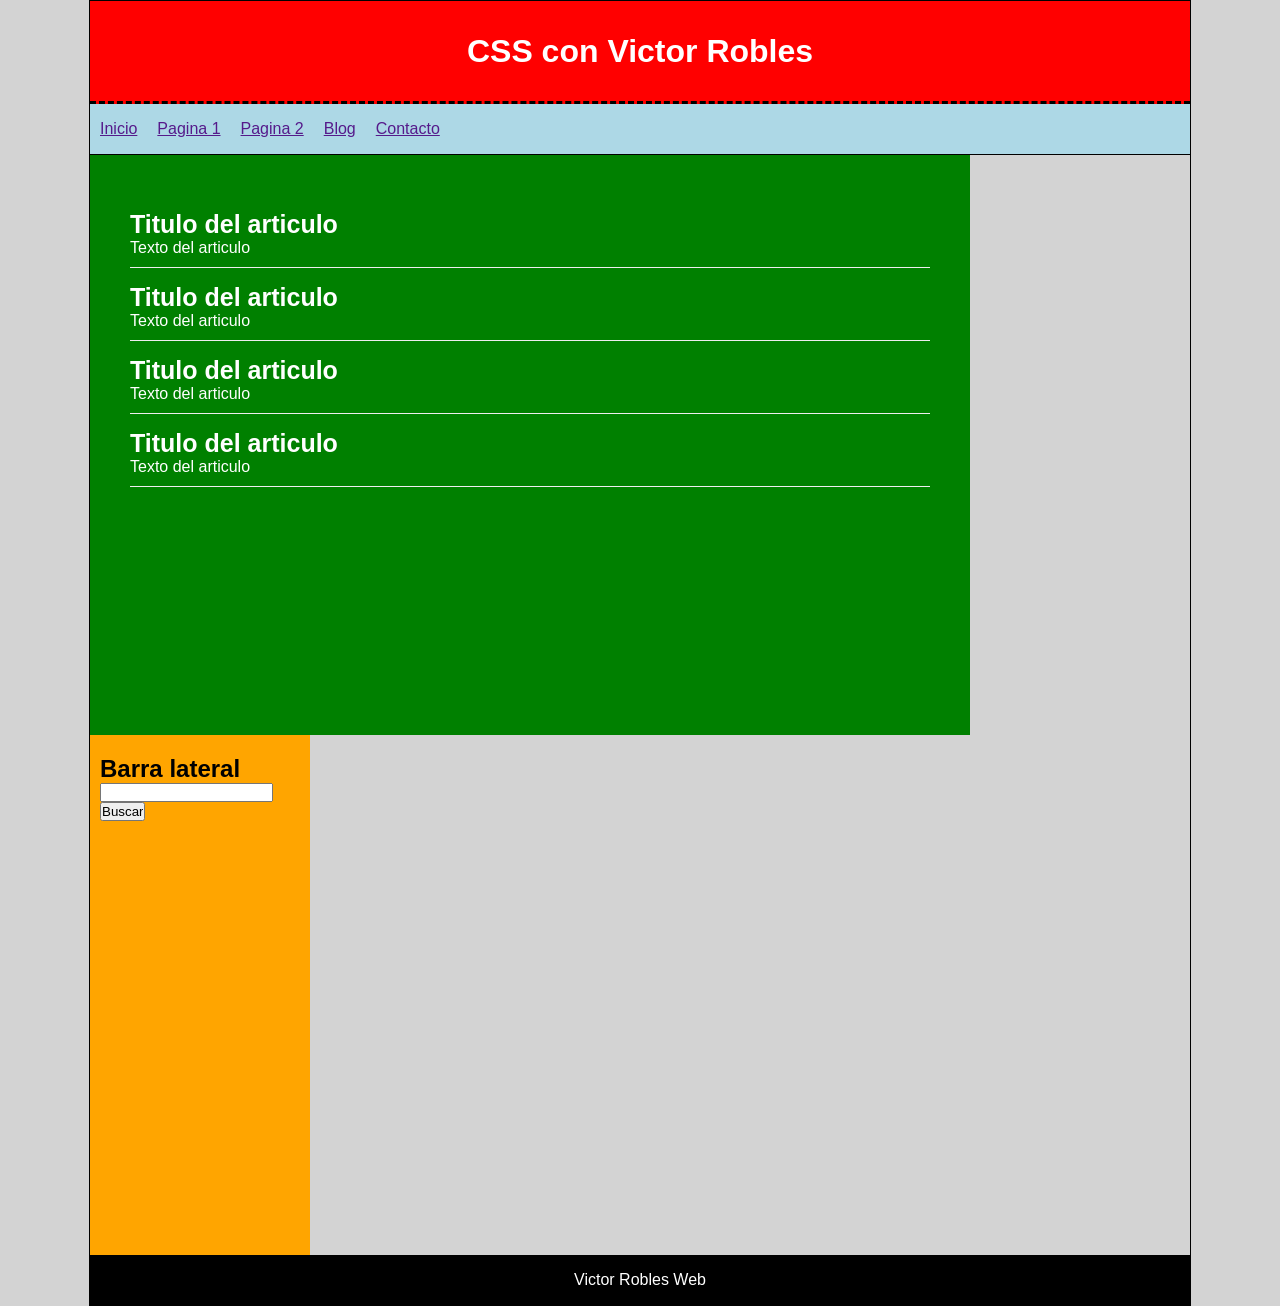
<file: CLASE _1_2/INDEX.HTML>
<!DOCTYPE html>
<html lang="en">

<head>
    <meta charset="UTF-8">
    <meta name="viewport" content="width=device-width, initial-scale=1.0">
    <title>Document</title>

    <link rel="stylesheet" href="estilos.css">
</head>

<body>

    <div id="container">
        <header>
            <h1>CSS con Victor Robles</h1>

        </header>

        <nav>
            <ul>
                <li><a href="">Inicio</a></li>
                <li><a href="">Pagina 1</a></li>
                <li><a href="">Pagina 2</a></li>
                <li><a href="">Blog</a></li>
                <li><a href="">Contacto</a></li>
            </ul>
        </nav>

        <section id="content">

            <article class="article">
                <h2>Titulo del articulo</h2>
                <p>Texto del articulo</p>
            </article>

            <article class="article">
                <h2>Titulo del articulo</h2>
                <p>Texto del articulo</p>
            </article>

            <article class="article">
                <h2>Titulo del articulo</h2>
                <p>Texto del articulo</p>
            </article>

            <article class="article">
                <h2>Titulo del articulo</h2>
                <p>Texto del articulo</p>
            </article>
        </section>

        <aside>
            <h2>Barra lateral</h2>
            <form>
                <input type="text">
                <input type="submit" value="Buscar">
            </form>
        </aside>

        <div class="clearfix"></div>

        <footer>
            <p>Victor Robles Web</p>
        </footer>

    </div>
</body>

</html>
</file>
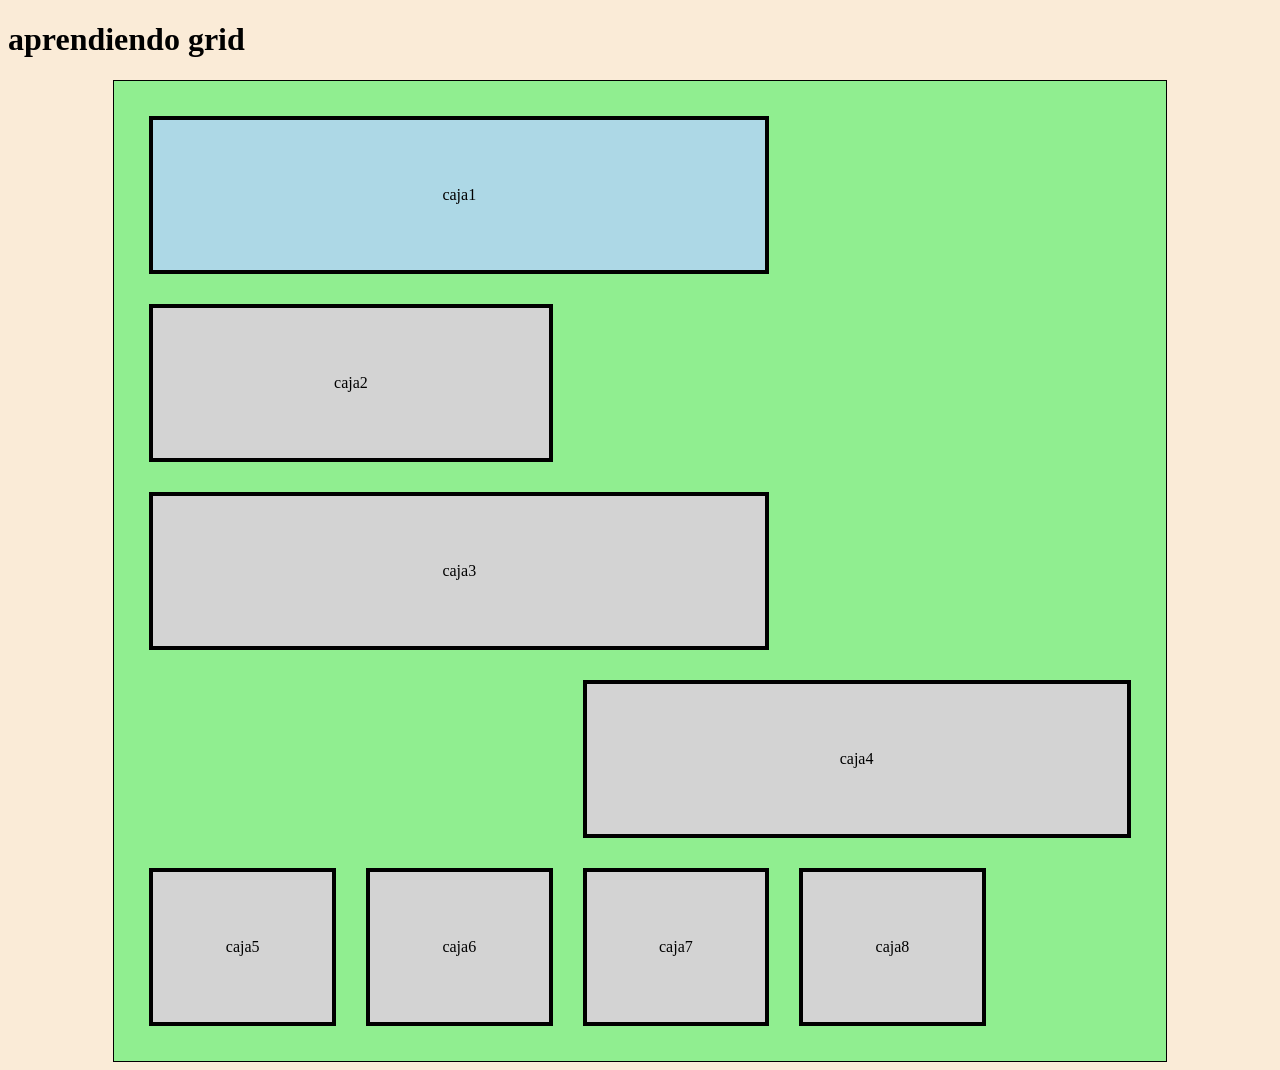
<file: GRID/index.html>
<!DOCTYPE html>
<html lang="en">

<head>
    <meta charset="UTF-8">
    <meta name="viewport" content="width=device-width, initial-scale=1.0">
    <title>Document</title>
    <link rel="stylesheet" href="estilos.css">
</head>

<body>
    <h1>aprendiendo grid</h1>
    <div class="grid-layout">
        <div class="caja caja1">
            caja1
        </div>
        <div class="caja caja2">
            caja2
        </div>
        <div class="caja caja3">
            caja3
        </div>
        <div class="caja caja4">
            caja4
        </div>
        <div class="caja caja5">
            caja5
        </div>
        <div class="caja caja6">
            caja6
        </div>
        <div class="caja caja7">
            caja7
        </div>
        <div class="caja caja8">
            caja8
        </div>

    </div>

</body>

</html>
</file>
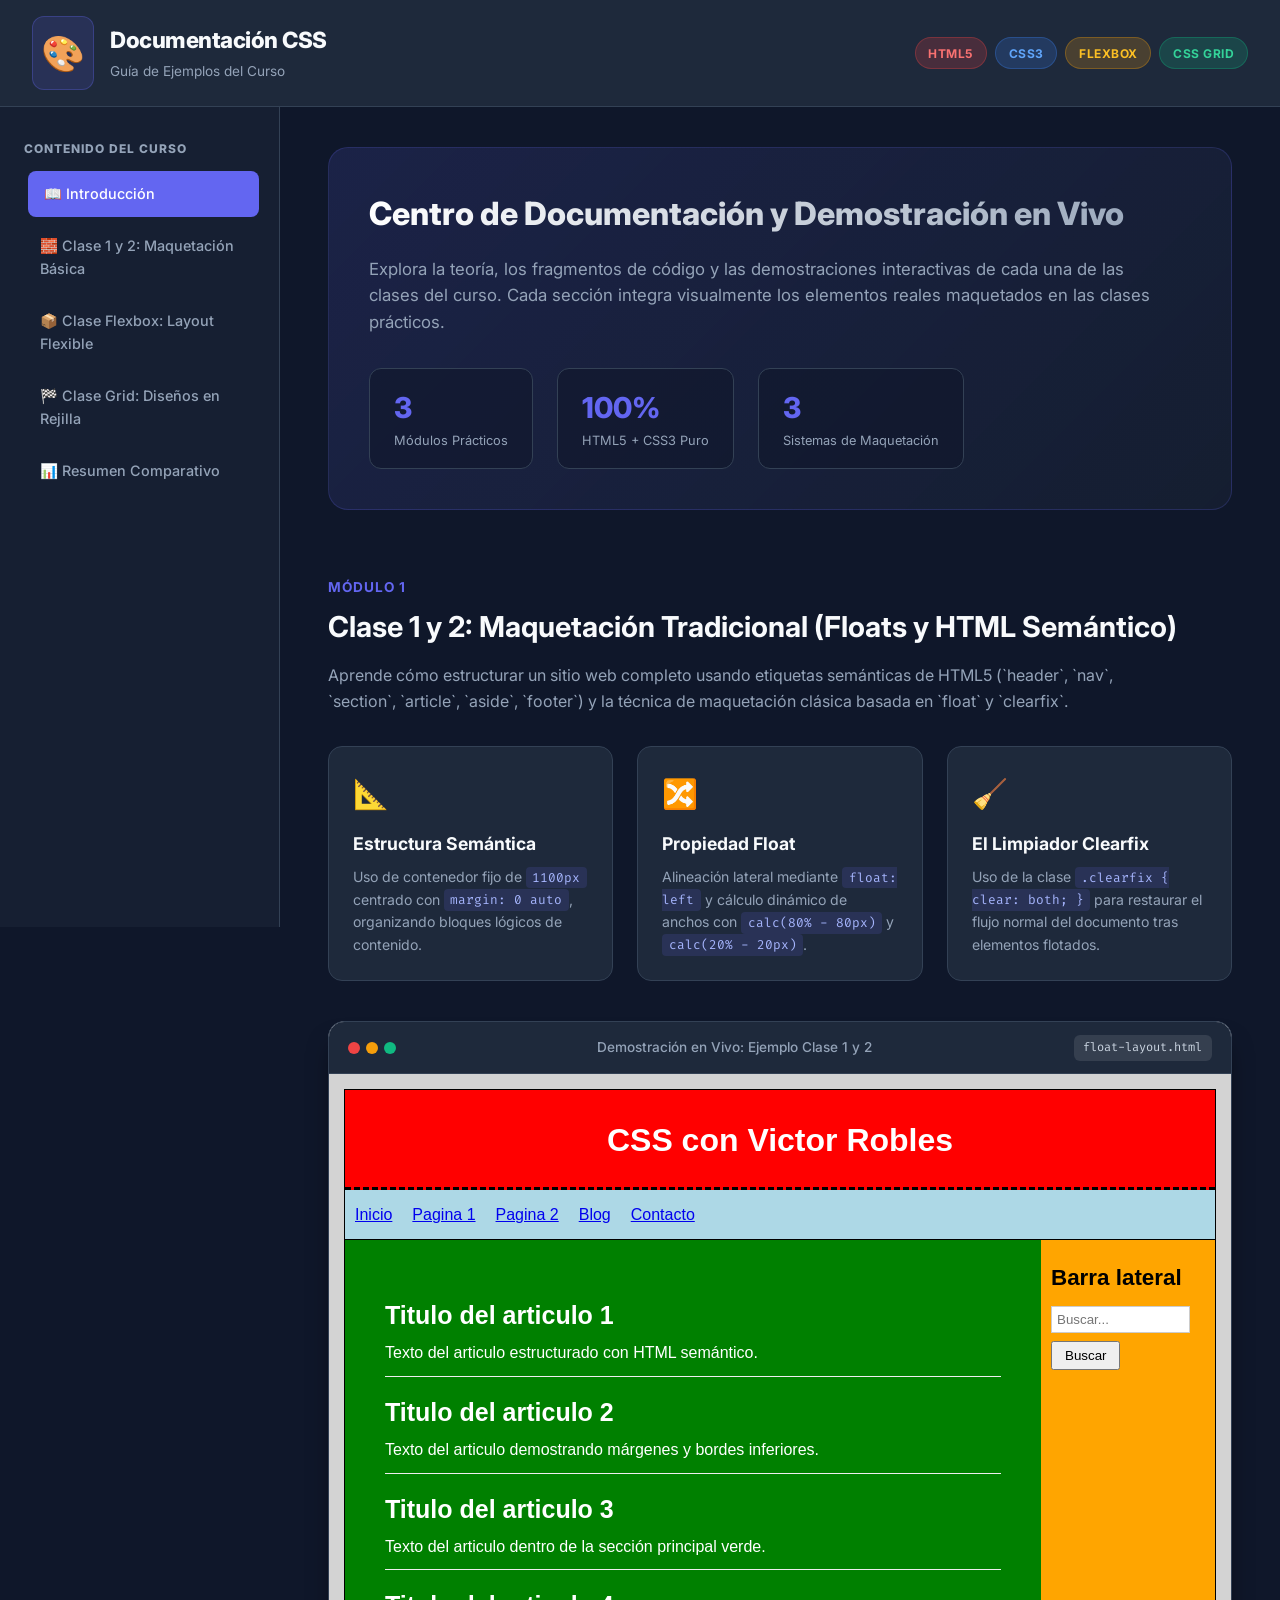
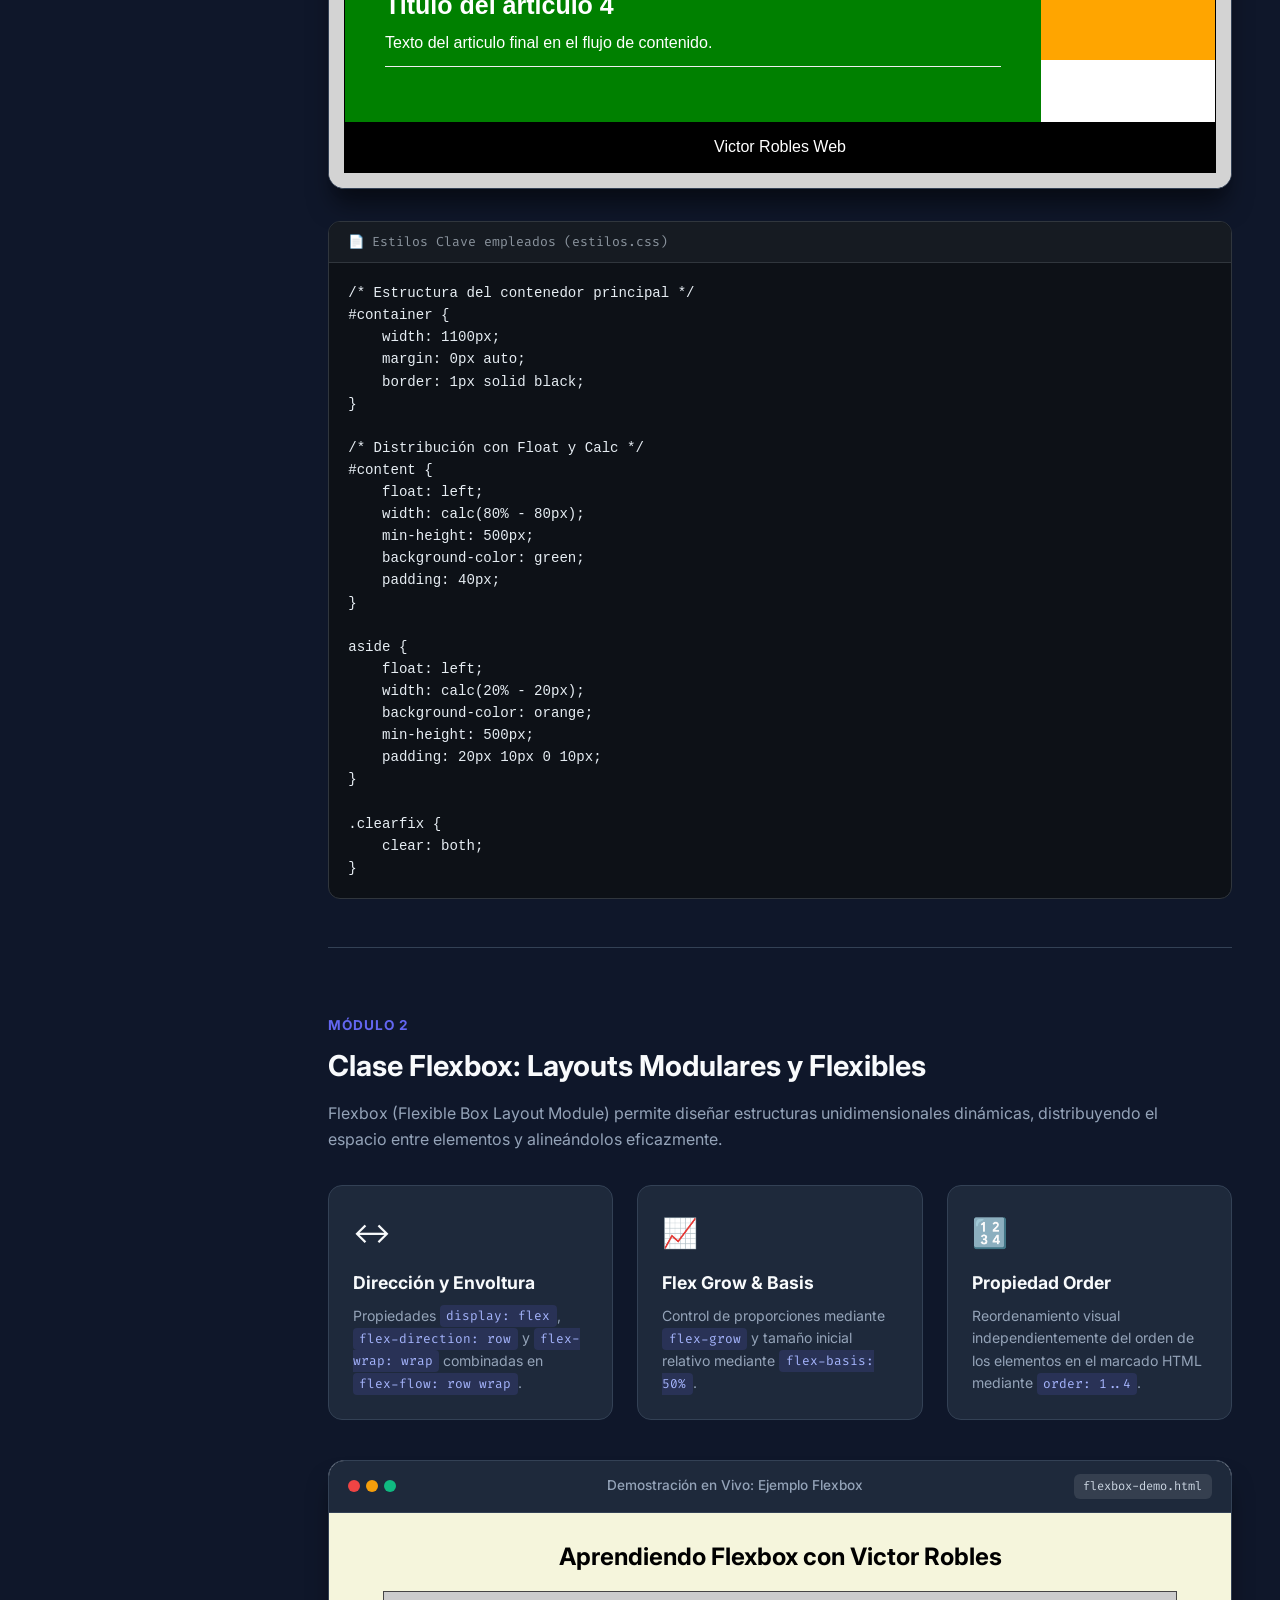
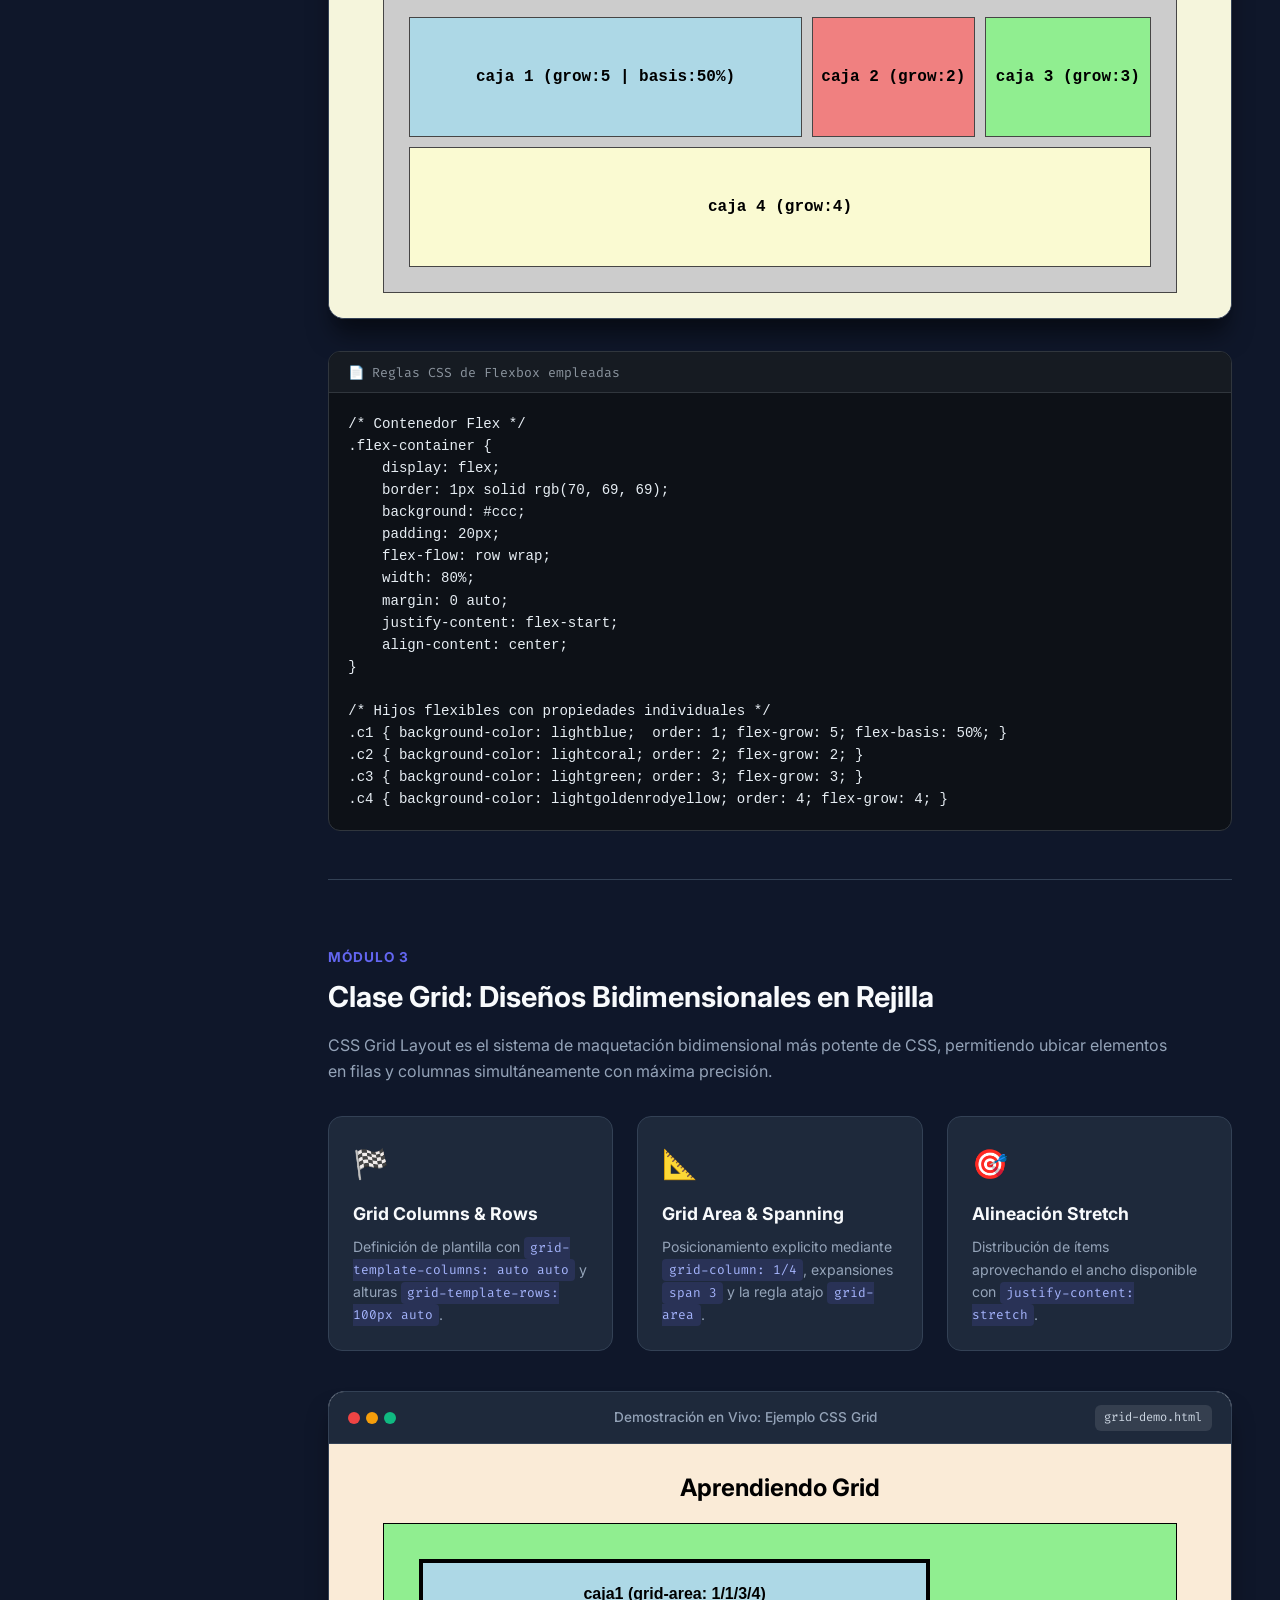
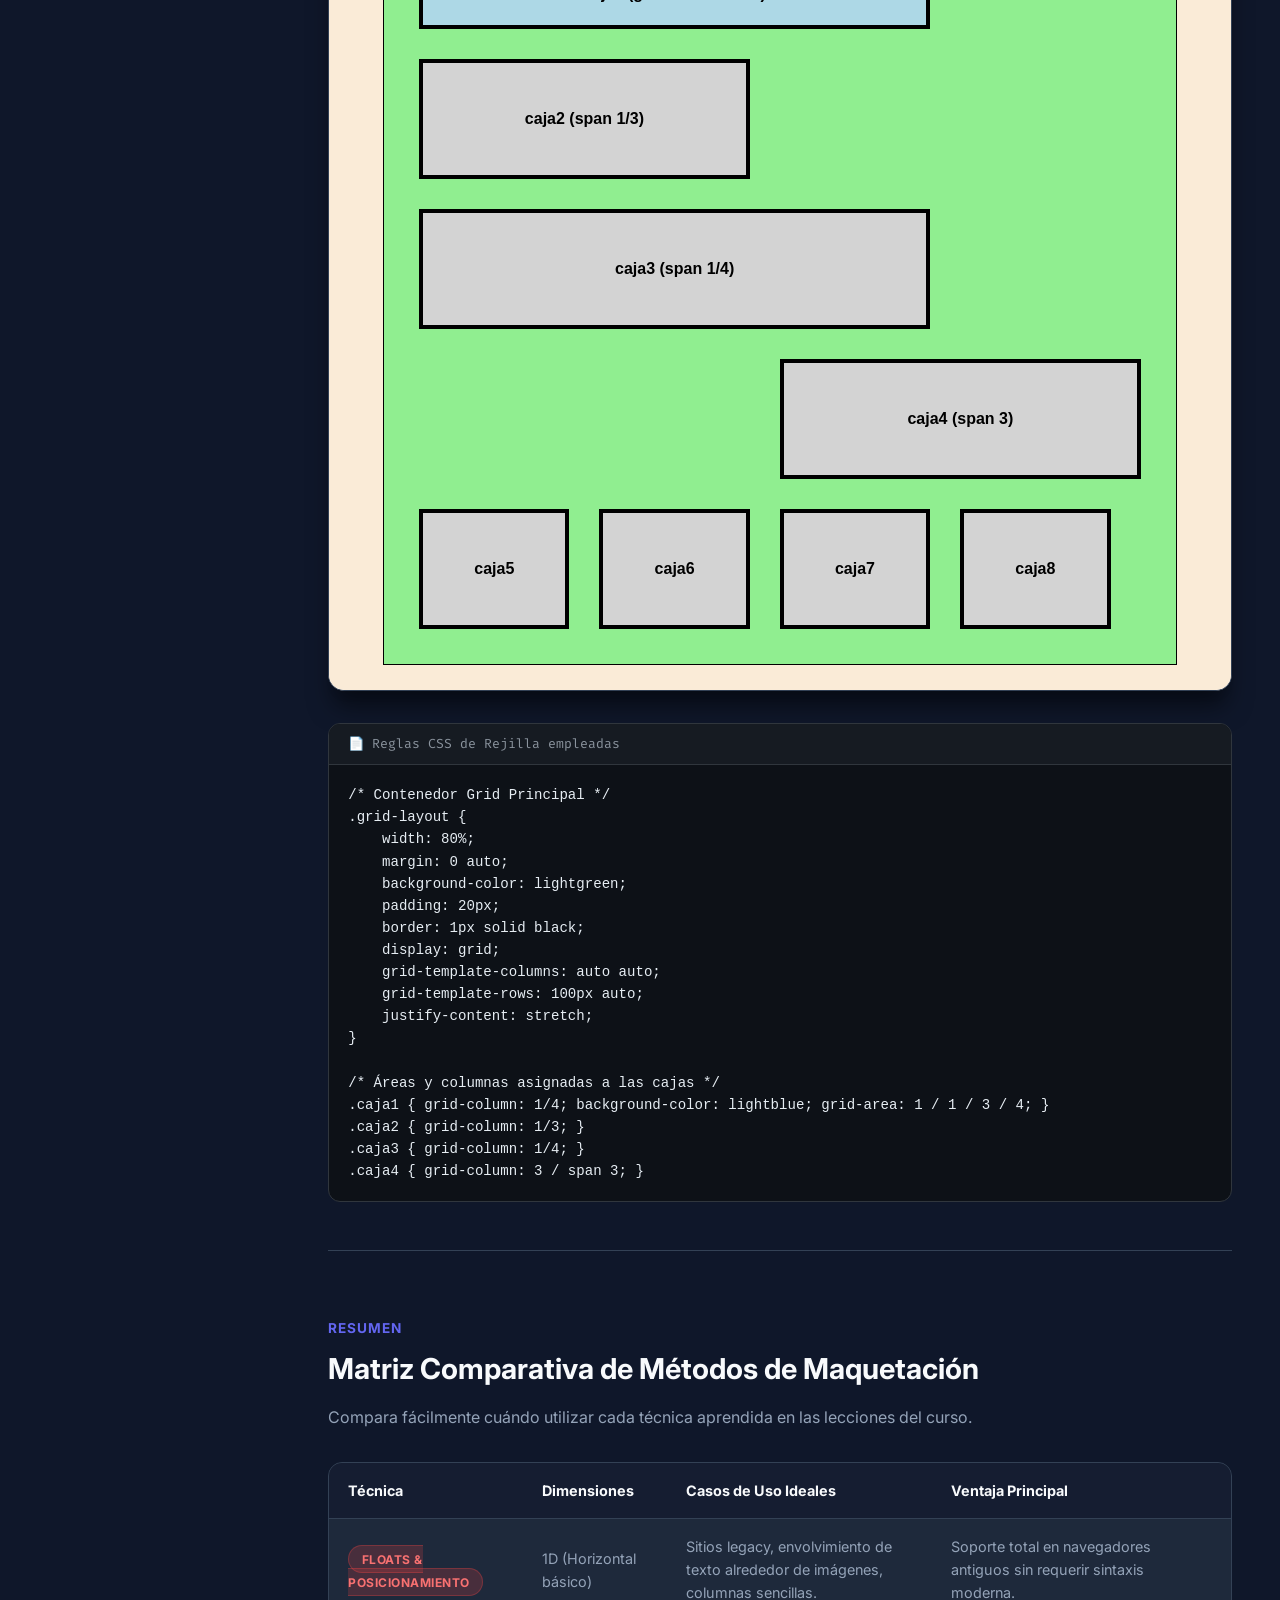
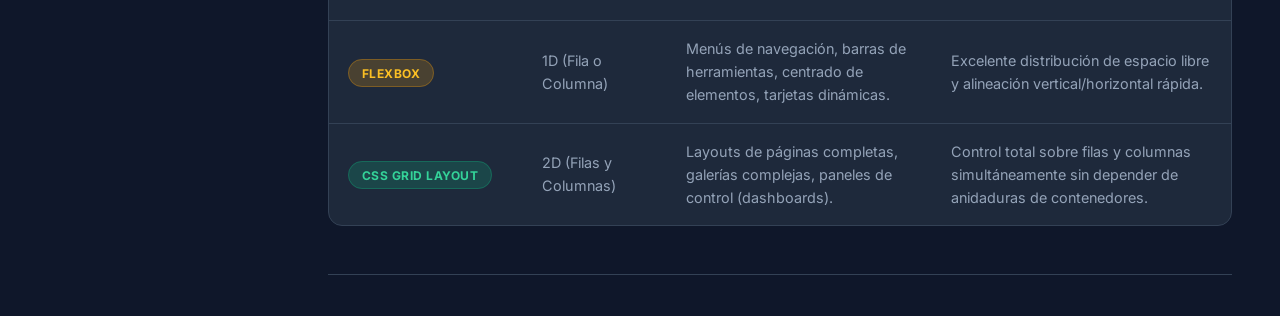
<file: PAGINA_EJEMPLO/index.html>
<!DOCTYPE html>
<html lang="es">
<head>
    <meta charset="UTF-8">
    <meta name="viewport" content="width=device-width, initial-scale=1.0">
    <title>Documentación del Curso de CSS | Ejemplos Prácticos</title>
    <!-- Google Fonts -->
    <link rel="preconnect" href="https://fonts.googleapis.com">
    <link rel="preconnect" href="https://fonts.gstatic.com" crossorigin>
    <link href="https://fonts.googleapis.com/css2?family=Fira+Code:wght@400;500;600&family=Inter:wght@300;400;500;600;700;800&display=swap" rel="stylesheet">
    <link rel="stylesheet" href="estilos.css">
</head>
<body>

    <!-- Header Principal -->
    <header class="doc-header">
        <div class="header-container">
            <div class="logo">
                <span class="logo-icon">🎨</span>
                <div class="logo-text">
                    <h1>Documentación CSS</h1>
                    <span class="subtitle">Guía de Ejemplos del Curso</span>
                </div>
            </div>
            <div class="header-badges">
                <span class="badge badge-html">HTML5</span>
                <span class="badge badge-css">CSS3</span>
                <span class="badge badge-flex">Flexbox</span>
                <span class="badge badge-grid">CSS Grid</span>
            </div>
        </div>
    </header>

    <!-- Layout Principal: Sidebar + Contenido -->
    <div class="doc-layout">

        <!-- Navegación Lateral (Sidebar) -->
        <aside class="doc-sidebar">
            <nav class="sidebar-nav">
                <div class="nav-section">
                    <span class="nav-title">CONTENIDO DEL CURSO</span>
                    <ul>
                        <li><a href="#introduccion" class="nav-link active">📖 Introducción</a></li>
                        <li><a href="#clase-1-2" class="nav-link">🧱 Clase 1 y 2: Maquetación Básica</a></li>
                        <li><a href="#flexbox" class="nav-link">📦 Clase Flexbox: Layout Flexible</a></li>
                        <li><a href="#grid" class="nav-link">🏁 Clase Grid: Diseños en Rejilla</a></li>
                        <li><a href="#resumen" class="nav-link">📊 Resumen Comparativo</a></li>
                    </ul>
                </div>

            </nav>
        </aside>

        <!-- Área de Contenido Principal -->
        <main class="doc-content">

            <!-- Sección Introducción -->
            <section id="introduccion" class="doc-section hero-section">
                <div class="hero-content">
                    <h2>Centro de Documentación y Demostración en Vivo</h2>
                    <p>Explora la teoría, los fragmentos de código y las demostraciones interactivas de cada una de las clases del curso. Cada sección integra visualmente los elementos reales maquetados en las clases prácticos.</p>
                    <div class="hero-stats">
                        <div class="stat-card">
                            <span class="stat-num">3</span>
                            <span class="stat-label">Módulos Prácticos</span>
                        </div>
                        <div class="stat-card">
                            <span class="stat-num">100%</span>
                            <span class="stat-label">HTML5 + CSS3 Puro</span>
                        </div>
                        <div class="stat-card">
                            <span class="stat-num">3</span>
                            <span class="stat-label">Sistemas de Maquetación</span>
                        </div>
                    </div>
                </div>
            </section>

            <!-- SECCIÓN 1: CLASE 1 Y 2 -->
            <section id="clase-1-2" class="doc-section">
                <div class="section-header">
                    <span class="section-tag">Módulo 1</span>
                    <h2>Clase 1 y 2: Maquetación Tradicional (Floats y HTML Semántico)</h2>
                    <p>Aprende cómo estructurar un sitio web completo usando etiquetas semánticas de HTML5 (`header`, `nav`, `section`, `article`, `aside`, `footer`) y la técnica de maquetación clásica basada en `float` y `clearfix`.</p>
                </div>

                <!-- Tarjetas de Conceptos Teóricos -->
                <div class="concepts-grid">
                    <div class="concept-card">
                        <div class="concept-icon">📐</div>
                        <h3>Estructura Semántica</h3>
                        <p>Uso de contenedor fijo de <code>1100px</code> centrado con <code>margin: 0 auto</code>, organizando bloques lógicos de contenido.</p>
                    </div>
                    <div class="concept-card">
                        <div class="concept-icon">🔀</div>
                        <h3>Propiedad Float</h3>
                        <p>Alineación lateral mediante <code>float: left</code> y cálculo dinámico de anchos con <code>calc(80% - 80px)</code> y <code>calc(20% - 20px)</code>.</p>
                    </div>
                    <div class="concept-card">
                        <div class="concept-icon">🧹</div>
                        <h3>El Limpiador Clearfix</h3>
                        <p>Uso de la clase <code>.clearfix { clear: both; }</code> para restaurar el flujo normal del documento tras elementos flotados.</p>
                    </div>
                </div>

                <!-- Ventana de Demostración en Vivo -->
                <div class="preview-box">
                    <div class="preview-header">
                        <div class="window-dots">
                            <span class="dot red"></span>
                            <span class="dot yellow"></span>
                            <span class="dot green"></span>
                        </div>
                        <span class="window-title">Demostración en Vivo: Ejemplo Clase 1 y 2</span>
                        <span class="window-badge">float-layout.html</span>
                    </div>
                    <div class="preview-body demo-clase12-wrapper">
                        <!-- ELEMENTOS REALES DE LA CLASE 1 Y 2 -->
                        <div id="container">
                            <header class="c12-header">
                                <h1>CSS con Victor Robles</h1>
                            </header>

                            <nav class="c12-nav">
                                <ul>
                                    <li><a href="#clase-1-2">Inicio</a></li>
                                    <li><a href="#clase-1-2">Pagina 1</a></li>
                                    <li><a href="#clase-1-2">Pagina 2</a></li>
                                    <li><a href="#clase-1-2">Blog</a></li>
                                    <li><a href="#clase-1-2">Contacto</a></li>
                                </ul>
                            </nav>

                            <section id="content">
                                <article class="article">
                                    <h2>Titulo del articulo 1</h2>
                                    <p>Texto del articulo estructurado con HTML semántico.</p>
                                </article>

                                <article class="article">
                                    <h2>Titulo del articulo 2</h2>
                                    <p>Texto del articulo demostrando márgenes y bordes inferiores.</p>
                                </article>

                                <article class="article">
                                    <h2>Titulo del articulo 3</h2>
                                    <p>Texto del articulo dentro de la sección principal verde.</p>
                                </article>

                                <article class="article">
                                    <h2>Titulo del articulo 4</h2>
                                    <p>Texto del articulo final en el flujo de contenido.</p>
                                </article>
                            </section>

                            <aside class="c12-aside">
                                <h2>Barra lateral</h2>
                                <form onsubmit="return false;">
                                    <input type="text" placeholder="Buscar...">
                                    <input type="submit" value="Buscar">
                                </form>
                            </aside>

                            <div class="clearfix"></div>

                            <footer class="c12-footer">
                                <p>Victor Robles Web</p>
                            </footer>
                        </div>
                    </div>
                </div>

                <!-- Bloque de Código de Referencia -->
                <div class="code-block-container">
                    <div class="code-header">
                        <span>📄 Estilos Clave empleados (estilos.css)</span>
                    </div>
                    <pre class="code-block"><code>/* Estructura del contenedor principal */
#container {
    width: 1100px;
    margin: 0px auto;
    border: 1px solid black;
}

/* Distribución con Float y Calc */
#content {
    float: left;
    width: calc(80% - 80px);
    min-height: 500px;
    background-color: green;
    padding: 40px;
}

aside {
    float: left;
    width: calc(20% - 20px);
    background-color: orange;
    min-height: 500px;
    padding: 20px 10px 0 10px;
}

.clearfix {
    clear: both;
}</code></pre>
                </div>
            </section>


            <!-- SECCIÓN 2: FLEXBOX -->
            <section id="flexbox" class="doc-section">
                <div class="section-header">
                    <span class="section-tag">Módulo 2</span>
                    <h2>Clase Flexbox: Layouts Modulares y Flexibles</h2>
                    <p>Flexbox (Flexible Box Layout Module) permite diseñar estructuras unidimensionales dinámicas, distribuyendo el espacio entre elementos y alineándolos eficazmente.</p>
                </div>

                <!-- Tarjetas de Conceptos Teóricos -->
                <div class="concepts-grid">
                    <div class="concept-card">
                        <div class="concept-icon">↔️</div>
                        <h3>Dirección y Envoltura</h3>
                        <p>Propiedades <code>display: flex</code>, <code>flex-direction: row</code> y <code>flex-wrap: wrap</code> combinadas en <code>flex-flow: row wrap</code>.</p>
                    </div>
                    <div class="concept-card">
                        <div class="concept-icon">📈</div>
                        <h3>Flex Grow & Basis</h3>
                        <p>Control de proporciones mediante <code>flex-grow</code> y tamaño inicial relativo mediante <code>flex-basis: 50%</code>.</p>
                    </div>
                    <div class="concept-card">
                        <div class="concept-icon">🔢</div>
                        <h3>Propiedad Order</h3>
                        <p>Reordenamiento visual independientemente del orden de los elementos en el marcado HTML mediante <code>order: 1..4</code>.</p>
                    </div>
                </div>

                <!-- Ventana de Demostración en Vivo -->
                <div class="preview-box">
                    <div class="preview-header">
                        <div class="window-dots">
                            <span class="dot red"></span>
                            <span class="dot yellow"></span>
                            <span class="dot green"></span>
                        </div>
                        <span class="window-title">Demostración en Vivo: Ejemplo Flexbox</span>
                        <span class="window-badge">flexbox-demo.html</span>
                    </div>
                    <div class="preview-body demo-flexbox-wrapper">
                        <h1 class="flex-demo-title">Aprendiendo Flexbox con Victor Robles</h1>
                        
                        <!-- ELEMENTOS REALES DE FLEXBOX -->
                        <section class="flex-container">
                            <div class="caja c1">
                                caja 1 (grow:5 | basis:50%)
                            </div>
                            <div class="caja c2">
                                caja 2 (grow:2)
                            </div>
                            <div class="caja c3">
                                caja 3 (grow:3)
                            </div>
                            <div class="caja c4">
                                caja 4 (grow:4)
                            </div>
                        </section>
                    </div>
                </div>

                <!-- Bloque de Código de Referencia -->
                <div class="code-block-container">
                    <div class="code-header">
                        <span>📄 Reglas CSS de Flexbox empleadas</span>
                    </div>
                    <pre class="code-block"><code>/* Contenedor Flex */
.flex-container {
    display: flex;
    border: 1px solid rgb(70, 69, 69);
    background: #ccc;
    padding: 20px;
    flex-flow: row wrap;
    width: 80%;
    margin: 0 auto;
    justify-content: flex-start;
    align-content: center;
}

/* Hijos flexibles con propiedades individuales */
.c1 { background-color: lightblue;  order: 1; flex-grow: 5; flex-basis: 50%; }
.c2 { background-color: lightcoral; order: 2; flex-grow: 2; }
.c3 { background-color: lightgreen; order: 3; flex-grow: 3; }
.c4 { background-color: lightgoldenrodyellow; order: 4; flex-grow: 4; }</code></pre>
                </div>
            </section>


            <!-- SECCIÓN 3: CSS GRID -->
            <section id="grid" class="doc-section">
                <div class="section-header">
                    <span class="section-tag">Módulo 3</span>
                    <h2>Clase Grid: Diseños Bidimensionales en Rejilla</h2>
                    <p>CSS Grid Layout es el sistema de maquetación bidimensional más potente de CSS, permitiendo ubicar elementos en filas y columnas simultáneamente con máxima precisión.</p>
                </div>

                <!-- Tarjetas de Conceptos Teóricos -->
                <div class="concepts-grid">
                    <div class="concept-card">
                        <div class="concept-icon">🏁</div>
                        <h3>Grid Columns & Rows</h3>
                        <p>Definición de plantilla con <code>grid-template-columns: auto auto</code> y alturas <code>grid-template-rows: 100px auto</code>.</p>
                    </div>
                    <div class="concept-card">
                        <div class="concept-icon">📐</div>
                        <h3>Grid Area & Spanning</h3>
                        <p>Posicionamiento explicito mediante <code>grid-column: 1/4</code>, expansiones <code>span 3</code> y la regla atajo <code>grid-area</code>.</p>
                    </div>
                    <div class="concept-card">
                        <div class="concept-icon">🎯</div>
                        <h3>Alineación Stretch</h3>
                        <p>Distribución de ítems aprovechando el ancho disponible con <code>justify-content: stretch</code>.</p>
                    </div>
                </div>

                <!-- Ventana de Demostración en Vivo -->
                <div class="preview-box">
                    <div class="preview-header">
                        <div class="window-dots">
                            <span class="dot red"></span>
                            <span class="dot yellow"></span>
                            <span class="dot green"></span>
                        </div>
                        <span class="window-title">Demostración en Vivo: Ejemplo CSS Grid</span>
                        <span class="window-badge">grid-demo.html</span>
                    </div>
                    <div class="preview-body demo-grid-wrapper">
                        <h1 class="grid-demo-title">Aprendiendo Grid</h1>

                        <!-- ELEMENTOS REALES DE GRID -->
                        <div class="grid-layout">
                            <div class="caja caja1">
                                caja1 (grid-area: 1/1/3/4)
                            </div>
                            <div class="caja caja2">
                                caja2 (span 1/3)
                            </div>
                            <div class="caja caja3">
                                caja3 (span 1/4)
                            </div>
                            <div class="caja caja4">
                                caja4 (span 3)
                            </div>
                            <div class="caja caja5">
                                caja5
                            </div>
                            <div class="caja caja6">
                                caja6
                            </div>
                            <div class="caja caja7">
                                caja7
                            </div>
                            <div class="caja caja8">
                                caja8
                            </div>
                        </div>
                    </div>
                </div>

                <!-- Bloque de Código de Referencia -->
                <div class="code-block-container">
                    <div class="code-header">
                        <span>📄 Reglas CSS de Rejilla empleadas</span>
                    </div>
                    <pre class="code-block"><code>/* Contenedor Grid Principal */
.grid-layout {
    width: 80%;
    margin: 0 auto;
    background-color: lightgreen;
    padding: 20px;
    border: 1px solid black;
    display: grid;
    grid-template-columns: auto auto;
    grid-template-rows: 100px auto;
    justify-content: stretch;
}

/* Áreas y columnas asignadas a las cajas */
.caja1 { grid-column: 1/4; background-color: lightblue; grid-area: 1 / 1 / 3 / 4; }
.caja2 { grid-column: 1/3; }
.caja3 { grid-column: 1/4; }
.caja4 { grid-column: 3 / span 3; }</code></pre>
                </div>
            </section>


            <!-- SECCIÓN 4: RESUMEN COMPARATIVO -->
            <section id="resumen" class="doc-section">
                <div class="section-header">
                    <span class="section-tag">Resumen</span>
                    <h2>Matriz Comparativa de Métodos de Maquetación</h2>
                    <p>Compara fácilmente cuándo utilizar cada técnica aprendida en las lecciones del curso.</p>
                </div>

                <div class="table-container">
                    <table class="comparison-table">
                        <thead>
                            <tr>
                                <th>Técnica</th>
                                <th>Dimensiones</th>
                                <th>Casos de Uso Ideales</th>
                                <th>Ventaja Principal</th>
                            </tr>
                        </thead>
                        <tbody>
                            <tr>
                                <td><span class="badge badge-html">Floats & Posicionamiento</span></td>
                                <td>1D (Horizontal básico)</td>
                                <td>Sitios legacy, envolvimiento de texto alrededor de imágenes, columnas sencillas.</td>
                                <td>Soporte total en navegadores antiguos sin requerir sintaxis moderna.</td>
                            </tr>
                            <tr>
                                <td><span class="badge badge-flex">Flexbox</span></td>
                                <td>1D (Fila o Columna)</td>
                                <td>Menús de navegación, barras de herramientas, centrado de elementos, tarjetas dinámicas.</td>
                                <td>Excelente distribución de espacio libre y alineación vertical/horizontal rápida.</td>
                            </tr>
                            <tr>
                                <td><span class="badge badge-grid">CSS Grid Layout</span></td>
                                <td>2D (Filas y Columnas)</td>
                                <td>Layouts de páginas completas, galerías complejas, paneles de control (dashboards).</td>
                                <td>Control total sobre filas y columnas simultáneamente sin depender de anidaduras de contenedores.</td>
                            </tr>
                        </tbody>
                    </table>
                </div>
            </section>

        </main>
    </div>

</body>
</html>
</file>
<file: CLASE _1_2/estilos.css>
body {
    background-color: lightgray;
    font-family: Arial, Helvetica, sans-serif;
}

* {
    margin: 0px;
    padding: 0px;
}

#container {
    width: 1100px;
    margin: 0px auto;
    border: 1px solid black;

}

header {
    background-color: red;
    height: 100px;
    width: 100%;
    margin: 0px;
    text-align: center;
    line-height: 100px;
    color: white;
    border-bottom: 3px dashed black;


}

nav ul li {
    float: left;
    list-style: none;
    margin: 10px;
    line-height: 30px;
}


nav {
    background: lightblue;
    height: 50px;
    border-bottom: 1px solid black;

}

.clearfix {
    clear: both;
}

#content {
    float: both;
    width: calc(80% - 80px);
    min-height: 500px;
    background-color: green;
    padding: 40px;
}

aside {
    float: left;
    width: calc(20% - 20px);
    background-color: orange;
    min-height: 500px;
    padding-left: 10px;
    padding-right: 10px;
    padding-top: 20px;

}

footer {
    background: black;
    color: white;
    text-align: center;
    height: 50px;
    line-height: 50px;
}

.article {
    color: white;
    margin-bottom: 15px;
    margin-top: 15px;
    border-bottom: 1px solid #eee;
    padding-bottom: 10px;
}

.article:first-child {
    border-top: 10px;
    padding-top: 1px solid #eee
}

.article h2 {
    font-size: 25px;
}
</file>
<file: GRID/estilos.css>
body {

    background-color: antiquewhite;
}

.caja {
    width: 150p;
    height: 150px;
    border: 4px solid black;
    background-color: lightgray;
    margin: 15px;
    text-align: center;
    line-height: 150px;
}

.grid-layout {
    width: 80%;
    margin: 0 auto;
    background-color: lightgreen;
    padding: 20px;
    border: 1px solid black;
    display: grid;
    grid-template-columns: auto auto;
    grid-template-rows: 100px auto;
    justify-content: stretch;
}

.caja1 {
    grid-column: 1/4;
    background-color: lightblue;
    grid-area: 1 / 1 / 3 / 4;
}

.caja2 {
    grid-column: 1/3;
}

.caja3 {
    grid-column: 1/4;
}

.caja4 {
    grid-column: 3 / span 3;
}
</file>
<file: PAGINA_EJEMPLO/estilos.css>
/* ==========================================================================
   DOCUMENTACIÓN DEL CURSO DE CSS - ESTILOS GENERALES Y VISTAS PREVIAS
   ========================================================================== */

/* --- RESET & VARIABLES GLOBALES --- */
* {
    margin: 0;
    padding: 0;
    box-sizing: border-box;
}

:root {
    --bg-main: #0f172a;
    --bg-surface: #1e293b;
    --bg-card: #334155;
    --primary: #6366f1;
    --primary-hover: #4f46e5;
    --accent-blue: #3b82f6;
    --accent-green: #10b981;
    --accent-orange: #f59e0b;
    --text-primary: #f8fafc;
    --text-secondary: #94a3b8;
    --border-color: #334155;
    --font-main: 'Inter', system-ui, -apple-system, sans-serif;
    --font-code: 'Fira Code', monospace;
    --sidebar-width: 280px;
}

html {
    scroll-behavior: smooth;
}

body {
    background-color: var(--bg-main);
    color: var(--text-primary);
    font-family: var(--font-main);
    line-height: 1.6;
}

/* --- HEADER PRINCIPAL DE LA DOCUMENTACIÓN --- */
.doc-header {
    background-color: var(--bg-surface);
    border-bottom: 1px solid var(--border-color);
    position: sticky;
    top: 0;
    z-index: 100;
    backdrop-filter: blur(10px);
}

.header-container {
    max-width: 1400px;
    margin: 0 auto;
    padding: 1rem 2rem;
    display: flex;
    justify-content: space-between;
    align-items: center;
}

.logo {
    display: flex;
    align-items: center;
    gap: 1rem;
}

.logo-icon {
    font-size: 2.2rem;
    background: rgba(99, 102, 241, 0.15);
    padding: 0.5rem;
    border-radius: 12px;
    border: 1px solid rgba(99, 102, 241, 0.3);
}

.logo-text h1 {
    font-size: 1.4rem;
    font-weight: 800;
    letter-spacing: -0.5px;
    color: var(--text-primary);
}

.logo-text .subtitle {
    font-size: 0.85rem;
    color: var(--text-secondary);
}

.header-badges {
    display: flex;
    gap: 0.5rem;
}

.badge {
    padding: 0.35rem 0.8rem;
    border-radius: 20px;
    font-size: 0.75rem;
    font-weight: 700;
    text-transform: uppercase;
    letter-spacing: 0.5px;
}

.badge-html { background: rgba(239, 68, 68, 0.2); color: #f87171; border: 1px solid rgba(239, 68, 68, 0.3); }
.badge-css { background: rgba(59, 130, 246, 0.2); color: #60a5fa; border: 1px solid rgba(59, 130, 246, 0.3); }
.badge-flex { background: rgba(245, 158, 11, 0.2); color: #fbbf24; border: 1px solid rgba(245, 158, 11, 0.3); }
.badge-grid { background: rgba(16, 185, 129, 0.2); color: #34d399; border: 1px solid rgba(16, 185, 129, 0.3); }

/* --- LAYOUT PRINCIPAL (SIDEBAR + CONTENT) --- */
.doc-layout {
    display: flex;
    max-width: 1400px;
    margin: 0 auto;
    min-height: calc(100vh - 80px);
}

/* --- SIDEBAR DE NAVEGACIÓN --- */
.doc-sidebar {
    width: var(--sidebar-width);
    background-color: rgba(30, 41, 59, 0.5);
    border-right: 1px solid var(--border-color);
    padding: 2rem 1.5rem;
    position: sticky;
    top: 80px;
    height: calc(100vh - 80px);
    overflow-y: auto;
}

.sidebar-nav {
    display: flex;
    flex-direction: column;
    gap: 2rem;
}

.nav-title {
    font-size: 0.75rem;
    font-weight: 800;
    color: var(--text-secondary);
    letter-spacing: 1px;
    margin-bottom: 0.8rem;
    display: block;
}

.sidebar-nav ul {
    list-style: none;
    display: flex;
    flex-direction: column;
    gap: 0.4rem;
}

.nav-link {
    display: block;
    padding: 0.7rem 1rem;
    color: var(--text-secondary);
    text-decoration: none;
    font-size: 0.9rem;
    font-weight: 500;
    border-radius: 8px;
    transition: all 0.2s ease;
}

.nav-link:hover, .nav-link.active {
    background-color: var(--primary);
    color: #ffffff;
    transform: translateX(4px);
}

.info-card {
    background: rgba(99, 102, 241, 0.1);
    border: 1px solid rgba(99, 102, 241, 0.2);
    padding: 1.2rem;
    border-radius: 12px;
}

.info-card h4 {
    color: var(--primary);
    font-size: 0.95rem;
    margin-bottom: 0.5rem;
}

.info-card p {
    font-size: 0.82rem;
    color: var(--text-secondary);
}

/* --- ÁREA DE CONTENIDO --- */
.doc-content {
    flex: 1;
    padding: 2.5rem 3rem;
    overflow-x: hidden;
}

.doc-section {
    margin-bottom: 4rem;
    padding-bottom: 3rem;
    border-bottom: 1px solid var(--border-color);
}

/* Hero Section */
.hero-section {
    background: linear-gradient(135deg, rgba(99, 102, 241, 0.15) 0%, rgba(30, 41, 59, 0.4) 100%);
    border: 1px solid rgba(99, 102, 241, 0.2);
    border-radius: 20px;
    padding: 2.5rem;
}

.hero-content h2 {
    font-size: 2rem;
    font-weight: 800;
    margin-bottom: 1rem;
    background: linear-gradient(to right, #ffffff, #94a3b8);
    -webkit-background-clip: text;
    -webkit-text-fill-color: transparent;
}

.hero-content p {
    font-size: 1.05rem;
    color: var(--text-secondary);
    max-width: 800px;
    margin-bottom: 2rem;
}

.hero-stats {
    display: flex;
    gap: 1.5rem;
}

.stat-card {
    background: rgba(15, 23, 42, 0.6);
    border: 1px solid var(--border-color);
    padding: 1rem 1.5rem;
    border-radius: 12px;
    display: flex;
    flex-direction: column;
}

.stat-num {
    font-size: 1.8rem;
    font-weight: 800;
    color: var(--primary);
}

.stat-label {
    font-size: 0.8rem;
    color: var(--text-secondary);
}

/* Encabezados de Sección */
.section-header {
    margin-bottom: 2rem;
}

.section-tag {
    color: var(--primary);
    font-weight: 700;
    font-size: 0.85rem;
    text-transform: uppercase;
    letter-spacing: 1px;
}

.section-header h2 {
    font-size: 1.8rem;
    font-weight: 700;
    margin: 0.3rem 0 0.8rem 0;
}

.section-header p {
    color: var(--text-secondary);
    font-size: 1rem;
    max-width: 850px;
}

/* Concept Grid Cards */
.concepts-grid {
    display: grid;
    grid-template-columns: repeat(auto-fit, minmax(250px, 1fr));
    gap: 1.5rem;
    margin-bottom: 2.5rem;
}

.concept-card {
    background-color: var(--bg-surface);
    border: 1px solid var(--border-color);
    border-radius: 14px;
    padding: 1.5rem;
    transition: transform 0.2s ease, border-color 0.2s ease;
}

.concept-card:hover {
    transform: translateY(-4px);
    border-color: var(--primary);
}

.concept-icon {
    font-size: 1.8rem;
    margin-bottom: 0.8rem;
}

.concept-card h3 {
    font-size: 1.1rem;
    margin-bottom: 0.5rem;
}

.concept-card p {
    font-size: 0.88rem;
    color: var(--text-secondary);
}

.concept-card code {
    background: rgba(99, 102, 241, 0.15);
    color: #a5b4fc;
    padding: 0.15rem 0.4rem;
    border-radius: 4px;
    font-family: var(--font-code);
    font-size: 0.8rem;
}

/* PREVIEW BOX (MOCKUP NAVEGADOR) */
.preview-box {
    background-color: #ffffff;
    border-radius: 16px;
    overflow: hidden;
    box-shadow: 0 20px 25px -5px rgba(0, 0, 0, 0.5), 0 10px 10px -5px rgba(0, 0, 0, 0.04);
    border: 1px solid var(--border-color);
    margin-bottom: 2rem;
}

.preview-header {
    background-color: #1e293b;
    padding: 0.8rem 1.2rem;
    display: flex;
    align-items: center;
    justify-content: space-between;
    border-bottom: 1px solid #334155;
}

.window-dots {
    display: flex;
    gap: 6px;
}

.dot {
    width: 12px;
    height: 12px;
    border-radius: 50%;
}
.dot.red { background-color: #ef4444; }
.dot.yellow { background-color: #f59e0b; }
.dot.green { background-color: #10b981; }

.window-title {
    color: #94a3b8;
    font-size: 0.85rem;
    font-weight: 500;
}

.window-badge {
    background: rgba(255, 255, 255, 0.1);
    color: #cbd5e1;
    font-family: var(--font-code);
    font-size: 0.75rem;
    padding: 0.2rem 0.6rem;
    border-radius: 6px;
}

.preview-body {
    padding: 1rem;
    overflow-x: auto;
}

/* BLOQUE DE CÓDIGO */
.code-block-container {
    background-color: #0d1117;
    border: 1px solid #30363d;
    border-radius: 12px;
    overflow: hidden;
}

.code-header {
    background-color: #161b22;
    padding: 0.6rem 1.2rem;
    border-bottom: 1px solid #30363d;
    font-size: 0.82rem;
    color: #8b949e;
    font-family: var(--font-code);
}

.code-block {
    padding: 1.2rem;
    font-family: var(--font-code);
    font-size: 0.88rem;
    color: #e6edf3;
    overflow-x: auto;
    line-height: 1.5;
}

/* TABLA COMPARATIVA */
.table-container {
    overflow-x: auto;
    background: var(--bg-surface);
    border-radius: 14px;
    border: 1px solid var(--border-color);
}

.comparison-table {
    width: 100%;
    border-collapse: collapse;
    text-align: left;
    font-size: 0.9rem;
}

.comparison-table th {
    background-color: rgba(15, 23, 42, 0.6);
    padding: 1rem 1.2rem;
    color: var(--text-primary);
    border-bottom: 1px solid var(--border-color);
    font-weight: 700;
}

.comparison-table td {
    padding: 1rem 1.2rem;
    border-bottom: 1px solid var(--border-color);
    color: var(--text-secondary);
}

.comparison-table tr:last-child td {
    border-bottom: none;
}

.comparison-table tr:hover {
    background-color: rgba(255, 255, 255, 0.02);
}

/* FOOTER DOCUMENTACIÓN */
.doc-footer {
    background-color: var(--bg-surface);
    border-top: 1px solid var(--border-color);
    padding: 2rem;
    text-align: center;
    color: var(--text-secondary);
    font-size: 0.9rem;
}

.doc-footer .copyright {
    font-size: 0.8rem;
    margin-top: 0.5rem;
    opacity: 0.7;
}


/* ==========================================================================
   ESTILOS ESPECÍFICOS REPRODUCIDOS DE LAS CLASES DEL CURSO (DEMOS EN VIVO)
   ========================================================================== */

/* --------------------------------------------------------------------------
   1. ESTILOS REPRODUCIDOS DE LA CLASE 1 Y 2 (Maquetación Tradicional / Floats)
   -------------------------------------------------------------------------- */
.demo-clase12-wrapper {
    background-color: lightgray;
    padding: 15px;
    font-family: Arial, Helvetica, sans-serif;
    color: #000000;
}

.demo-clase12-wrapper #container {
    width: 100%;
    max-width: 1100px;
    margin: 0px auto;
    border: 1px solid black;
    background-color: #ffffff;
}

.demo-clase12-wrapper header.c12-header {
    background-color: red;
    height: 100px;
    width: 100%;
    margin: 0px;
    text-align: center;
    line-height: 100px;
    color: white;
    border-bottom: 3px dashed black;
}

.demo-clase12-wrapper header.c12-header h1 {
    font-size: 2rem;
    font-weight: bold;
    color: white;
    margin: 0;
}

.demo-clase12-wrapper nav.c12-nav {
    background: lightblue;
    height: 50px;
    border-bottom: 1px solid black;
}

.demo-clase12-wrapper nav.c12-nav ul {
    list-style: none;
    margin: 0;
    padding: 0;
}

.demo-clase12-wrapper nav.c12-nav ul li {
    float: left;
    list-style: none;
    margin: 10px;
    line-height: 30px;
}

.demo-clase12-wrapper nav.c12-nav ul li a {
    color: #0000ee;
    text-decoration: underline;
    font-weight: normal;
}

.demo-clase12-wrapper .clearfix {
    clear: both;
}

.demo-clase12-wrapper #content {
    float: left;
    width: calc(80% - 80px);
    min-height: 400px;
    background-color: green;
    padding: 40px;
    box-sizing: content-box;
}

.demo-clase12-wrapper aside.c12-aside {
    float: left;
    width: calc(20% - 20px);
    background-color: orange;
    min-height: 400px;
    padding-left: 10px;
    padding-right: 10px;
    padding-top: 20px;
    box-sizing: content-box;
}

.demo-clase12-wrapper aside.c12-aside h2 {
    font-size: 1.4rem;
    color: black;
    margin-bottom: 10px;
}

.demo-clase12-wrapper aside.c12-aside input[type="text"] {
    width: 90%;
    padding: 5px;
    margin-bottom: 8px;
    border: 1px solid #ccc;
}

.demo-clase12-wrapper aside.c12-aside input[type="submit"] {
    padding: 5px 12px;
    cursor: pointer;
}

.demo-clase12-wrapper footer.c12-footer {
    background: black;
    color: white;
    text-align: center;
    height: 50px;
    line-height: 50px;
}

.demo-clase12-wrapper footer.c12-footer p {
    color: white;
    margin: 0;
}

.demo-clase12-wrapper .article {
    color: white;
    margin-bottom: 15px;
    margin-top: 15px;
    border-bottom: 1px solid #eee;
    padding-bottom: 10px;
}

.demo-clase12-wrapper .article:first-child {
    border-top: 10px;
    padding-top: 1px solid #eee;
}

.demo-clase12-wrapper .article h2 {
    font-size: 25px;
    color: white;
    margin-bottom: 5px;
}

.demo-clase12-wrapper .article p {
    color: white;
}


/* --------------------------------------------------------------------------
   2. ESTILOS REPRODUCIDOS DE LA CLASE FLEXBOX
   -------------------------------------------------------------------------- */
.demo-flexbox-wrapper {
    background-color: beige;
    padding: 25px 10px;
    color: black;
}

.flex-demo-title {
    text-align: center;
    font-size: 1.5rem;
    color: black;
    margin-bottom: 15px;
    font-family: var(--font-main);
}

.demo-flexbox-wrapper .flex-container {
    display: flex;
    border: 1px solid rgb(70, 69, 69);
    background: #ccc;
    padding: 20px;
    flex-direction: row;
    flex-wrap: wrap;
    flex-flow: row wrap;
    margin: 0 auto;
    width: 90%;
    justify-content: flex-start;
    align-content: center;
}

.demo-flexbox-wrapper .caja {
    border: 1px solid rgb(70, 69, 69);
    background-color: white;
    color: black;
    font-family: 'Courier New', Courier, monospace;
    font-weight: bold;
    min-width: 120px;
    height: 120px;
    line-height: 1.3;
    display: flex;
    align-items: center;
    justify-content: center;
    text-align: center;
    margin: 5px;
    padding: 5px;
}

.demo-flexbox-wrapper .c1 {
    background-color: lightblue;
    order: 1;
    flex-grow: 5;
    flex-basis: 50%;
}

.demo-flexbox-wrapper .c2 {
    background-color: lightcoral;
    order: 2;
    flex-grow: 2;
}

.demo-flexbox-wrapper .c3 {
    background-color: lightgreen;
    order: 3;
    flex-grow: 3;
}

.demo-flexbox-wrapper .c4 {
    background-color: lightgoldenrodyellow;
    order: 4;
    flex-grow: 4;
}


/* --------------------------------------------------------------------------
   3. ESTILOS REPRODUCIDOS DE LA CLASE GRID
   -------------------------------------------------------------------------- */
.demo-grid-wrapper {
    background-color: antiquewhite;
    padding: 25px 10px;
    color: black;
}

.grid-demo-title {
    text-align: center;
    font-size: 1.5rem;
    color: black;
    margin-bottom: 15px;
    text-transform: capitalize;
    font-family: var(--font-main);
}

.demo-grid-wrapper .grid-layout {
    width: 90%;
    margin: 0 auto;
    background-color: lightgreen;
    padding: 20px;
    border: 1px solid black;
    display: grid;
    grid-template-columns: auto auto;
    grid-template-rows: 100px auto;
    justify-content: stretch;
}

.demo-grid-wrapper .caja {
    min-width: 120px;
    height: 120px;
    border: 4px solid black;
    background-color: lightgray;
    margin: 15px;
    text-align: center;
    display: flex;
    align-items: center;
    justify-content: center;
    font-family: sans-serif;
    font-weight: bold;
    padding: 5px;
}

.demo-grid-wrapper .caja1 {
    grid-column: 1/4;
    background-color: lightblue;
    grid-area: 1 / 1 / 3 / 4;
    height: auto;
}

.demo-grid-wrapper .caja2 {
    grid-column: 1/3;
}

.demo-grid-wrapper .caja3 {
    grid-column: 1/4;
}

.demo-grid-wrapper .caja4 {
    grid-column: 3 / span 3;
}


/* --- RESPONSIVE DESIGN --- */
@media (max-width: 1024px) {
    .doc-layout {
        flex-direction: column;
    }
    
    .doc-sidebar {
        width: 100%;
        height: auto;
        position: relative;
        top: 0;
    }
    
    .doc-content {
        padding: 1.5rem;
    }
    
    .hero-stats {
        flex-wrap: wrap;
    }
}

@media (max-width: 768px) {
    .header-container {
        flex-direction: column;
        gap: 1rem;
        align-items: flex-start;
    }

    .demo-clase12-wrapper #content,
    .demo-clase12-wrapper aside.c12-aside {
        float: none;
        width: 100%;
        min-height: auto;
    }
}
</file>
